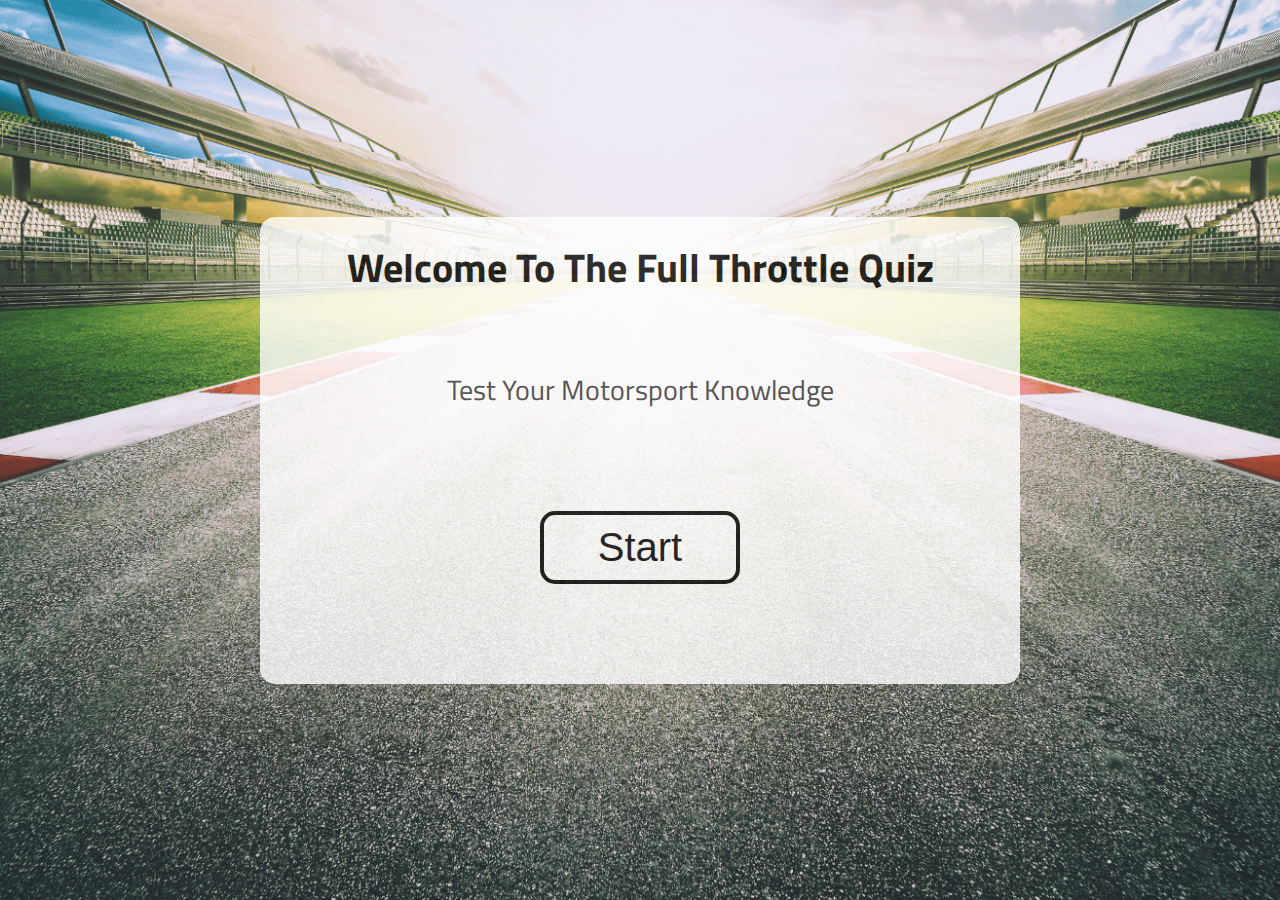
<file: index.html>
<!DOCTYPE html>
<html lang="en">
  <head>
    <meta charset="UTF-8" />
    <meta http-equiv="X-UA-Compatible" content="IE=edge" />
    <meta name="viewport" content="width=device-width, initial-scale=1.0" />
    <link rel="shortcut icon" type="image/x-icon" href="favicon.ico" />

    <meta
      name="Description"
      content="Full Throttle is a motorsport quiz to test out the knowledge of speed enthusiasts"
    />
    <meta
      name="keywords"
      content="Motorsport quiz, online quiz, speed, formula one, wrc, sport quiz."
    />

    <!--Style Sheet-->
    <link rel="stylesheet" href="assets/css/style.css" />

    <!--Page Title-->
    <title>Full Throttle</title>
  </head>

  <body>
    <!--Main Heading-->

    <!--Conatiner That Holds Play Button-->
    <div class="container">
      <div id="window">
        <h1>Welcome To The Full Throttle Quiz</h1>
        <div>
          <p id="home-par">Test Your Motorsport Knowledge</p>
          <div id="home" class="center-column">
            <a class="btn" href="game.html">Start</a>
          </div>
        </div>
      </div>
    </div>

    <!--Javascript-->
    <script src="assets/js/script.js"></script>
  </body>
</html>
</file>
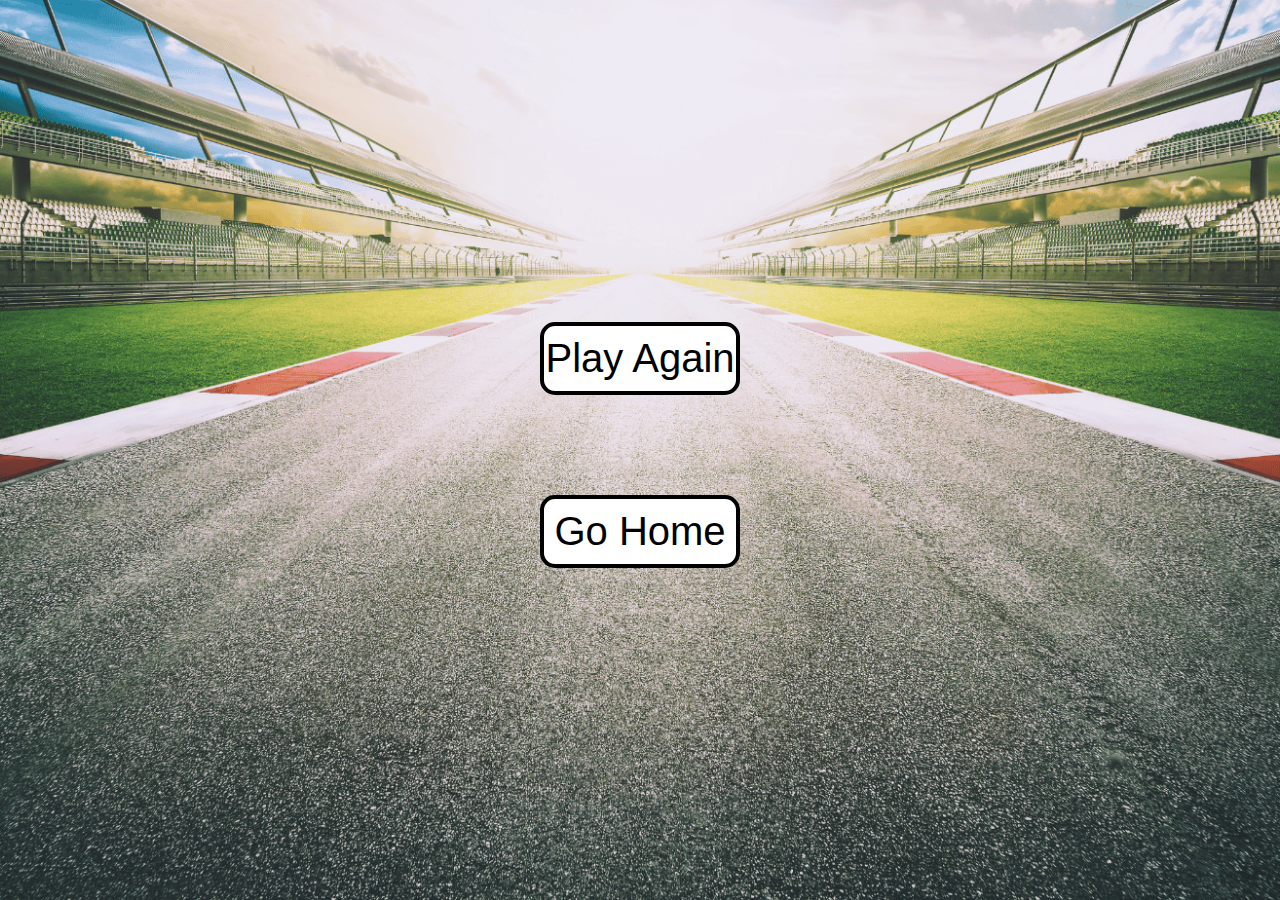
<file: end.html>
<!DOCTYPE html>
<html lang="en">
    <head>
        <meta charset="UTF-8" />
        <meta name="viewport" content="width=device-width, initial-scale=1.0" />
        <meta http-equiv="X-UA-Compatible" content="ie=edge" />

          <!--Page Title-->
        <title>Congrats!</title>

          <!--Style Sheet-->
        <link rel="stylesheet" href="./assets/css/style.css" />
       
    </head>
    <body>
          <!--Container That Holds Play Again and Go Home Button-->
        <div class="container">
            <div id="end" class="center-column">
                <h1 id="finalScore"></h1>
                <a class="btn" href="game.html">Play Again</a>
                <a class="btn" href="index.html">Go Home</a>
            </div>
        </div>
        <script src="assets/js/script.js"></script>
    </body>
</html>
</file>
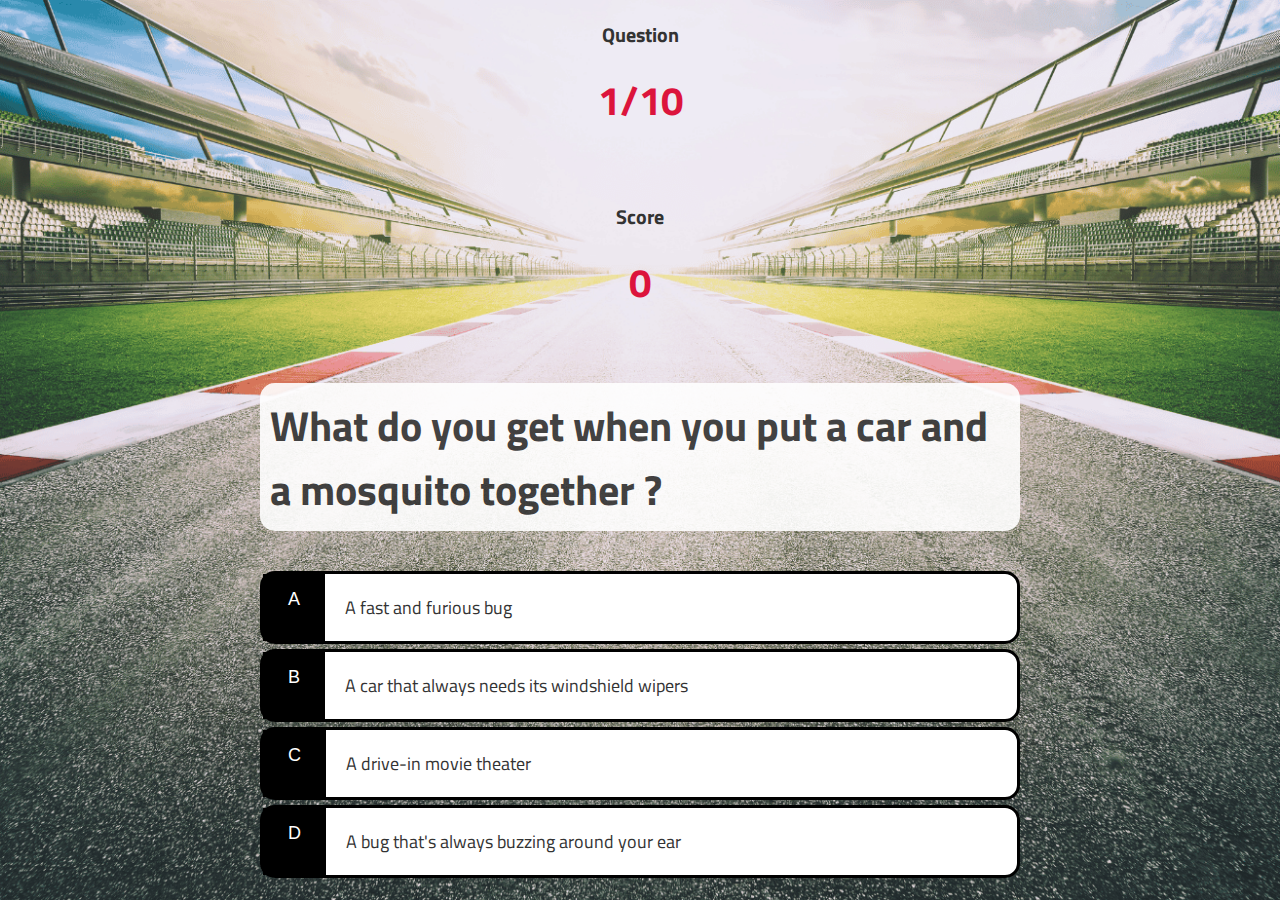
<file: game.html>
<!DOCTYPE html>
<html lang="en">
    <head>
        <meta charset="UTF-8" />
        <meta http-equiv="X-UA-Compatible" content="IE=edge" />
        <meta name="viewport" content="width=device-width, initial-scale=1.0" />

        <meta
            name="Description"
            content="Full Throttle is a motorsport quiz to test out the knowledge of speed enthusiasts"
        />
        <meta
            name="keywords"
            content="Motorsport quiz, online quiz, speed, formula one, wrc, sport quiz."
        />

        <!--Style Sheet-->
        <link rel="stylesheet" href="assets/css/style.css" />
      
        <!--Page Title-->
        <title>Full Throttle Play</title>
    </head>

    <body>
        <!--Container For Question Counter-->
        <div class="container">
            <div id="game" class="justify-center">
                <div id="display-item">
                    <p class="display-attach">Question</p>
                    <div id="progressBar">
                        <div id="progressBarFull"></div>
                      </div>
                    <h1 class="display-main-text" id="questionCounter">1/10</h1>
                </div>

                <!--Conatiner For User Score-->
                <div id="display-item">
                    <div id="display-item">
                        <p class="display-attach">Score</p>
                        <h1 class="display-main-text" id="score">0</h1>
                    </div>
                </div>

                <!--Main Questions Section-->
                <h2 id="question">
                    The modern F1 Championship started in 1950. On which track
                    was the first race held?
                </h2>

                <div class="answer-container">
                    <p class="answer-attach">A</p>
                    <p class="choice-text" data-number="1">Choice 1</p>
                </div>

                <div class="answer-container">
                    <p class="answer-attach">B</p>
                    <p class="choice-text" data-number="2">Choice 2</p>
                </div>

                <div class="answer-container">
                    <p class="answer-attach">C</p>
                    <p class="choice-text" data-number="3">Choice 3</p>
                </div>

                <div class="answer-container">
                    <p class="answer-attach">D</p>
                    <p class="choice-text" data-number="4">Choice 4</p>
                </div>
            </div>
        </div>

        <!--Javascript-->
        <script src="assets/js/script.js"></script>
    </body>
</html>
</file>
<file: assets/css/style.css>
@import url('https://fonts.googleapis.com/css2?family=Titillium+Web:wght@700&display=swap');


:root {
    background-color: #ecf5ff;
    font-family:'Titillium Web', sans-serif; 
    font-size: 62.5%;
    color: black;
}

* {
    box-sizing: border-box;
    font-family: Arial, Helvetica, sans-serif;
    margin: 0;
    padding: 0;
    color: #333;
}

body {
    background-image: url(../images/full_throttle_main_img_1.png);
    background-repeat: no-repeat;
    background-position: center;
    background-size:cover;
}

/* HEADINGS */

h1,
h2,
h3,
h4 {
    margin-bottom: 1rem;
}

h1 {
    font-family:'Titillium Web', sans-serif;
    font-size: 4rem;
    color: black;
    margin-bottom: 5rem;
    text-align: center;
    padding: 20px;
}

h1 > span {
    font-size: 2.4rem;
    font-weight: 500;
}

h2 {
    font-family: 'Titillium Web', sans-serif; 
    font-size: 4.2rem;
    margin-bottom: 4rem;
    font-weight: 700;
}

h3 {
    font-size: 2.8rem;
    font-weight: 500;
}

#home-par {
    font-family: 'Titillium Web', sans-serif; 
    font-size: 2.8rem;
    font-weight: 500;
    text-align: center;
    padding-bottom: 10rem;
}

/* MAIN FUNCTIONS */

.container {
    width: 100vw;
    height: 100vh;
    display: flex;
    justify-content: center;
    align-items: center;
    max-width: 80rem;
    margin: 0 auto;
    padding: 2rem;
}

.container > * {
    width: 100%;
}

#window {
  background-color: white;
  opacity:0.8;
  border-radius: 1.5rem;
}

/* COLUMNS */

.center-column {
    justify-content: center;
    align-items: center;
    display: grid;
}

.justify-center {
    justify-content: center;
}

.text-center {
    text-align: center;
}

.hidden {
    display: none;
}

/* BUTTONS */

.btn {
    font-size: 4rem;
    padding: 1rem 0;
    width: 20rem;
    text-align: center;
    border: 0.4rem solid black;
    border-radius: 1.5rem;
    margin-bottom: 10rem;
    text-decoration: none;
    color: black;
    background-color: white;
    align-items: center;
    display: flex;
    flex-direction: column;
}

.btn:hover {
    cursor: pointer;
    box-shadow: 0 0.4rem 1.4rem 0 darkgreen;
}

.btn[disabled]:hover {
    cursor: not-allowed;
    box-shadow: none;
    transform: none;
}

/* ANSWER/CHOICES */


.answer-container {
    display: flex;
    margin-bottom: 0.5rem;
    width: 100%;
    font-size: 1.8rem;
    border: 0.3rem solid black;
    border-radius: 1.5rem;
    background-color: white;
}

.answer-container:hover {
    cursor: pointer;
}

#question {
    background-color: white;
    opacity: 0.9;
    border-radius: 1.5rem;
    padding: 10px;
}

.answer-attach {
    padding: 1.5rem 2.5rem;
    background-color: black;
    color: white;
}

.choice-text {
    font-family:'Titillium Web', sans-serif; 
    padding: 1.5rem;
    width: 100%;
    margin: 5px;
}

.correct {
    background-color: green;
}

.incorrect {
    background-color: red;
}

/* DISPLAYS */

#display {
    display: flex;
    justify-content: space-between;
}

.display-attach {
    font-family:'Titillium Web', sans-serif; 
    font-weight:bolder;
    text-align: center;
    font-size: 2rem;
    margin-top: 2px;

}

.display-main-text {
    text-align: center;
    color: crimson;
}
</file>
